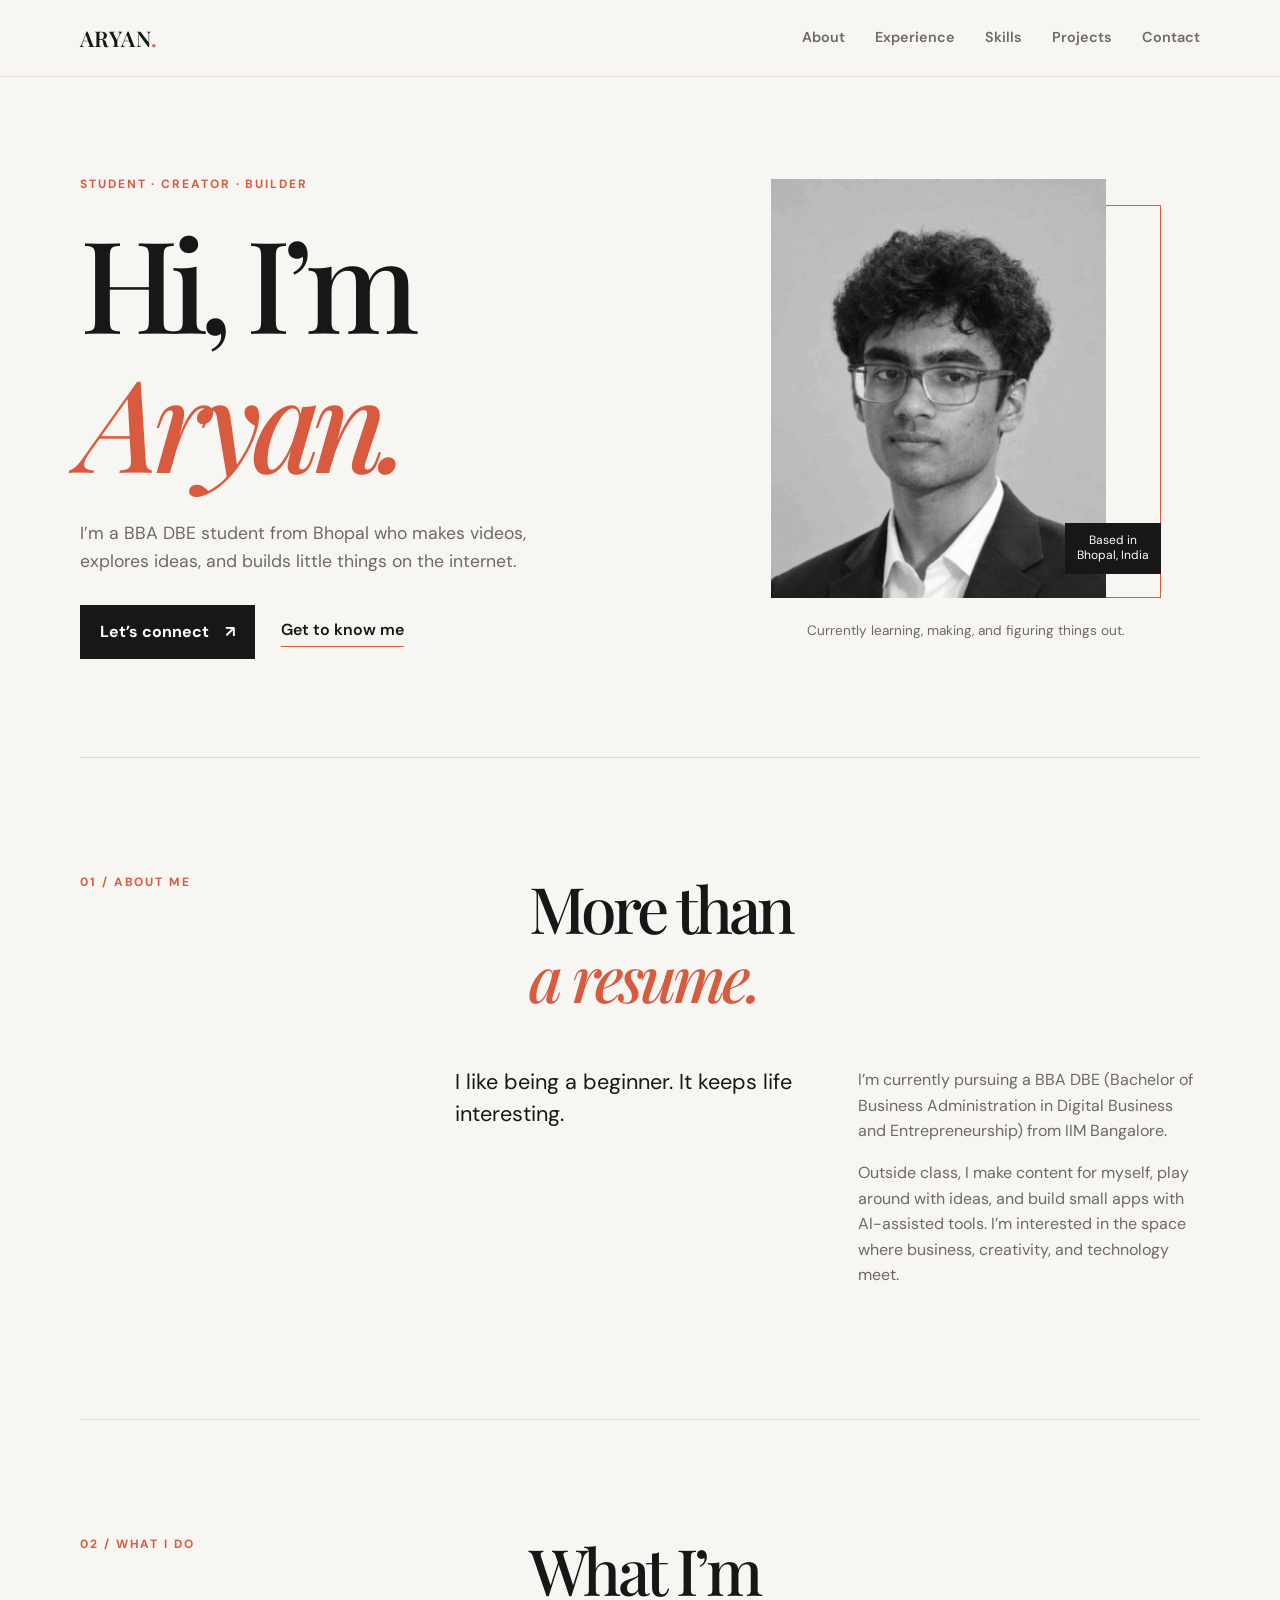
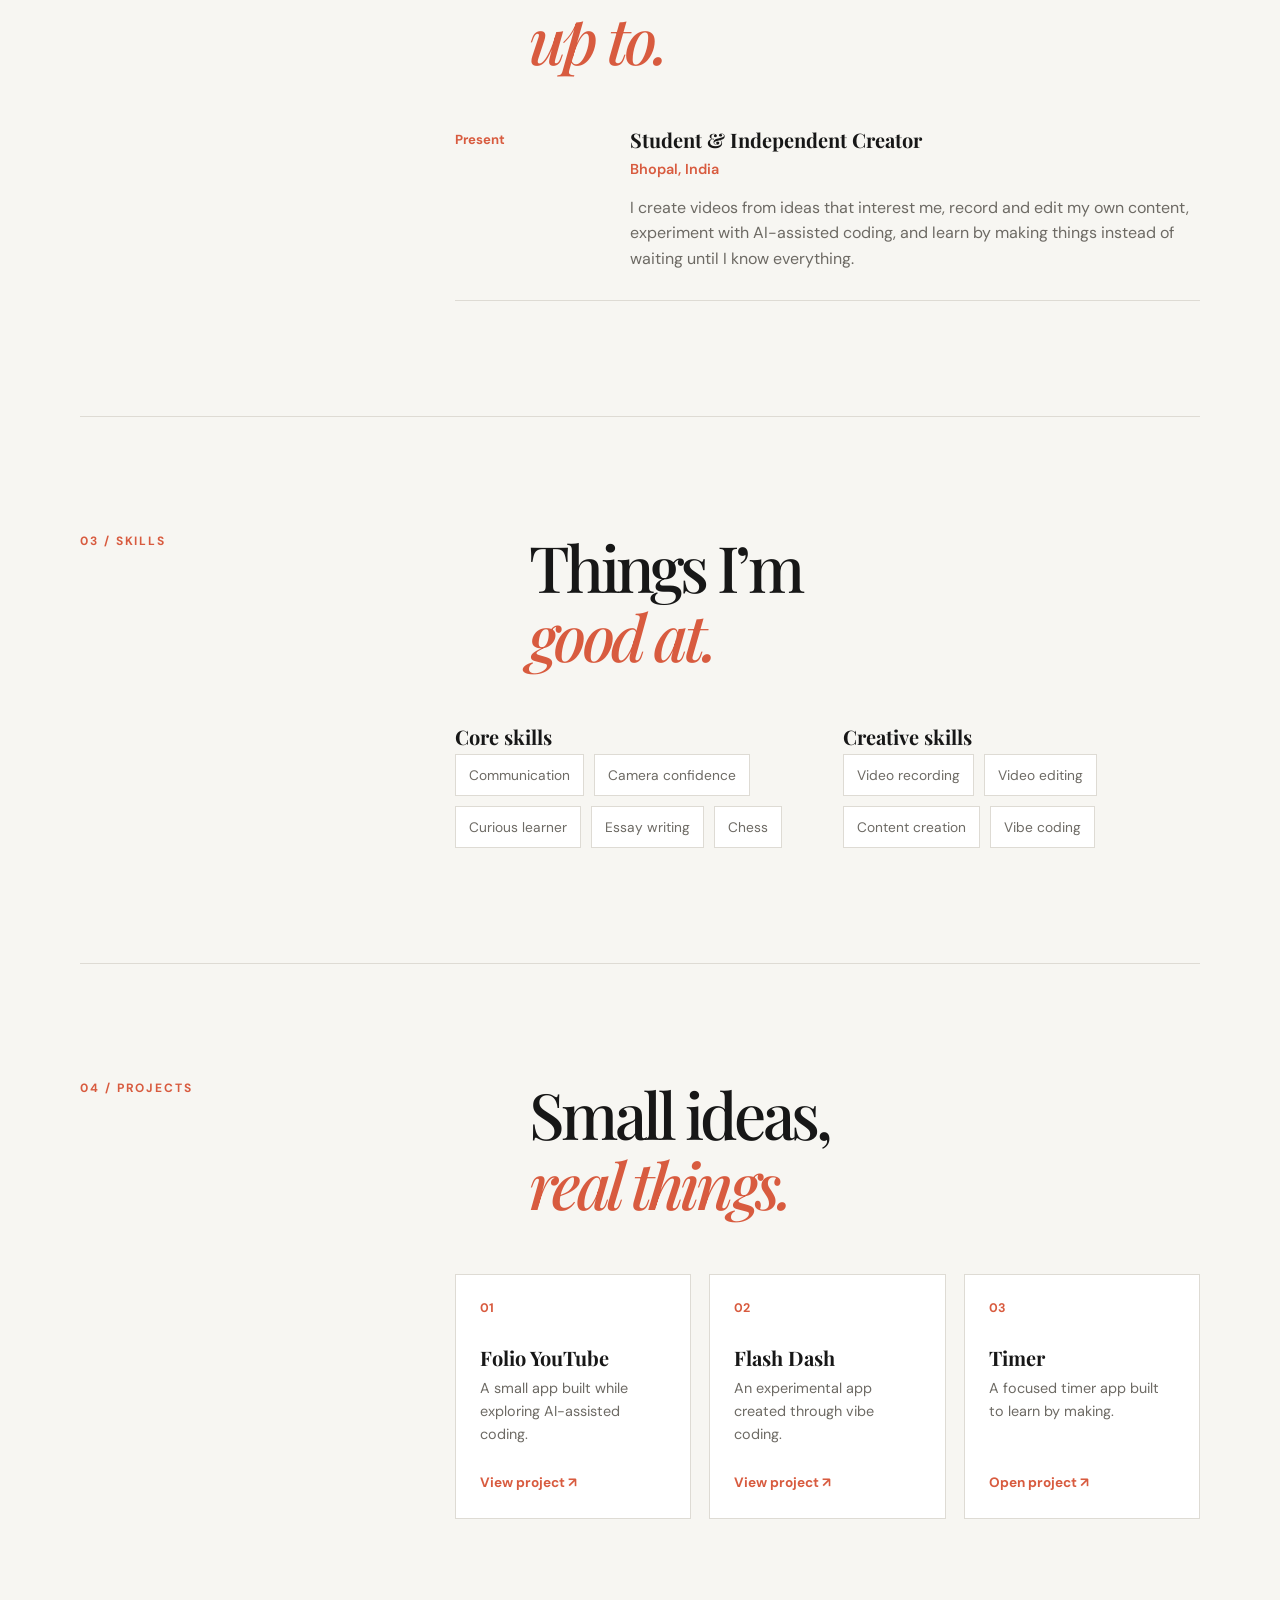
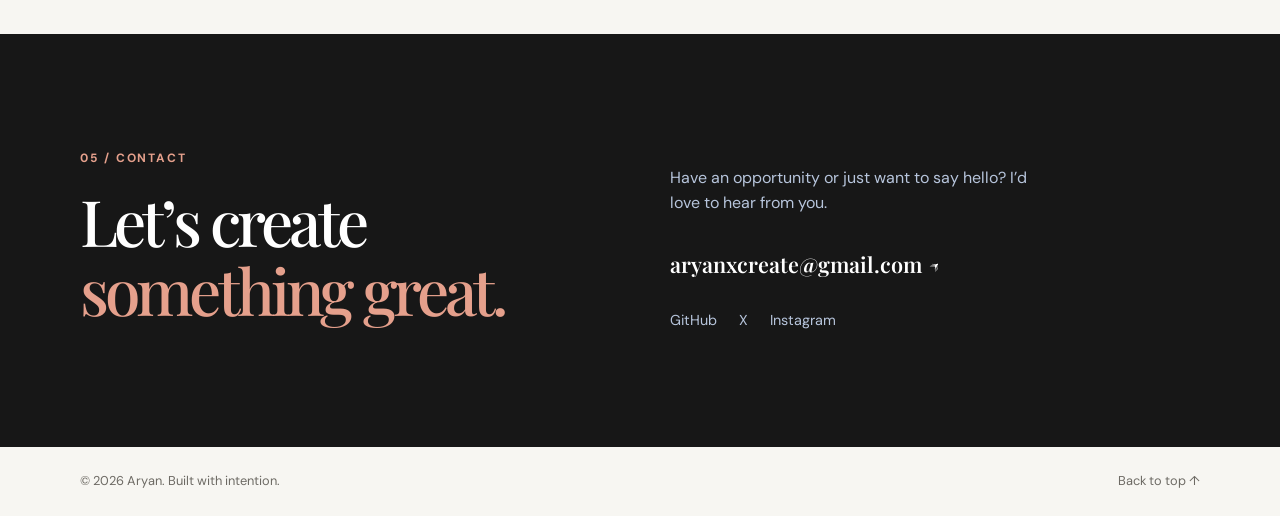
<file: index.html>
<!doctype html>
<html lang="en">
	<head>
		<meta charset="UTF-8" />
		<meta name="viewport" content="width=device-width, initial-scale=1.0" />
		<meta
			name="description"
			content="Aryan — student, content creator, and vibe coder from Bhopal, India."
		/>
		<title>Aryan | Resume</title>
		<link rel="preconnect" href="https://fonts.googleapis.com" />
		<link rel="preconnect" href="https://fonts.gstatic.com" crossorigin />
		<link
			href="https://fonts.googleapis.com/css2?family=DM+Sans:wght@400;500;600;700&family=Playfair+Display:ital,wght@0,500;0,600;1,500;1,600&display=swap"
			rel="stylesheet"
		/>
		<link rel="stylesheet" href="style.css" />
	</head>
	<body>
		<header class="site-header">
			<nav class="container nav" aria-label="Main navigation">
				<a class="brand" href="#top" aria-label="Back to top"
					>ARYAN<span>.</span></a
				>
				<div class="nav-links">
					<a href="#about">About</a>
					<a href="#experience">Experience</a>
					<a href="#skills">Skills</a>
					<a href="#projects">Projects</a>
					<a href="#contact">Contact</a>
				</div>
			</nav>
		</header>

		<main id="top">
			<section class="hero container" aria-labelledby="hero-title">
				<div class="hero-copy">
					<p class="eyebrow">Student · Creator · Builder</p>
					<h1 id="hero-title">Hi, I’m<br /><em>Aryan.</em></h1>
					<p class="hero-text">
						I’m a BBA DBE student from Bhopal who makes videos,
						explores ideas, and builds little things on the
						internet.
					</p>
					<div class="hero-actions">
						<a class="button button-primary" href="#contact"
							>Let’s connect <span aria-hidden="true">↗</span></a
						>
						<a class="text-link" href="#about">Get to know me</a>
					</div>
				</div>
				<div class="hero-visual">
					<div class="photo-frame">
						<img src="pfp.jpg" alt="Portrait of Aryan" />
						<span class="photo-note"
							>Based in<br />Bhopal, India</span
						>
					</div>
					<p class="availability">
						Currently learning, making, and figuring things out.
					</p>
				</div>
			</section>

			<section
				class="section container"
				id="about"
				aria-labelledby="about-title"
			>
				<div class="section-heading">
					<p class="eyebrow">01 / About me</p>
					<h2 id="about-title">More than<br /><em>a resume.</em></h2>
				</div>
				<div class="about-content">
					<p class="lead">
						I like being a beginner. It keeps life interesting.
					</p>
					<div>
						<p>
							I’m currently pursuing a BBA DBE (Bachelor of
							Business Administration in Digital Business and
							Entrepreneurship) from IIM Bangalore.
						</p>
						<p>
							Outside class, I make content for myself, play
							around with ideas, and build small apps with
							AI-assisted tools. I’m interested in the space where
							business, creativity, and technology meet.
						</p>
					</div>
				</div>
			</section>

			<section
				class="section container"
				id="experience"
				aria-labelledby="experience-title"
			>
				<div class="section-heading">
					<p class="eyebrow">02 / What I do</p>
					<h2 id="experience-title">What I’m<br /><em>up to.</em></h2>
				</div>
				<div class="timeline">
					<article class="timeline-item">
						<div class="timeline-date">Present</div>
						<div class="timeline-card">
							<h3>Student &amp; Independent Creator</h3>
							<p class="company">Bhopal, India</p>
							<p>
								I create videos from ideas that interest me,
								record and edit my own content, experiment with
								AI-assisted coding, and learn by making things
								instead of waiting until I know everything.
							</p>
						</div>
					</article>
				</div>
			</section>

			<section
				class="section container"
				id="skills"
				aria-labelledby="skills-title"
			>
				<div class="section-heading">
					<p class="eyebrow">03 / Skills</p>
					<h2 id="skills-title">Things I’m<br /><em>good at.</em></h2>
				</div>
				<div class="skills-grid">
					<div class="skill-group">
						<h3>Core skills</h3>
						<div class="tags">
							<span>Communication</span
							><span>Camera confidence</span
							><span>Curious learner</span
							><span>Essay writing</span><span>Chess</span>
						</div>
					</div>
					<div class="skill-group">
						<h3>Creative skills</h3>
						<div class="tags">
							<span>Video recording</span
							><span>Video editing</span
							><span>Content creation</span
							><span>Vibe coding</span>
						</div>
					</div>
				</div>
			</section>

			<section
				class="section container"
				id="projects"
				aria-labelledby="projects-title"
			>
				<div class="section-heading">
					<p class="eyebrow">04 / Projects</p>
					<h2 id="projects-title">
						Small ideas,<br /><em>real things.</em>
					</h2>
				</div>
				<div class="project-grid">
					<a
						class="project-card"
						href="https://github.com/aryankun27-a11y/folio-youtube"
						target="_blank"
						rel="noopener noreferrer"
					>
						<span class="project-number">01</span>
						<h3>Folio YouTube</h3>
						<p>
							A small app built while exploring AI-assisted
							coding.
						</p>
						<span class="project-link">View project ↗</span>
					</a>
					<a
						class="project-card"
						href="https://github.com/aryankun27-a11y/flash-dash"
						target="_blank"
						rel="noopener noreferrer"
					>
						<span class="project-number">02</span>
						<h3>Flash Dash</h3>
						<p>An experimental app created through vibe coding.</p>
						<span class="project-link">View project ↗</span>
					</a>
					<a
						class="project-card"
						href="https://timer-three-psi-89.vercel.app/"
						target="_blank"
						rel="noopener noreferrer"
					>
						<span class="project-number">03</span>
						<h3>Timer</h3>
						<p>A focused timer app built to learn by making.</p>
						<span class="project-link">Open project ↗</span>
					</a>
				</div>
			</section>

			<section
				class="contact-section"
				id="contact"
				aria-labelledby="contact-title"
			>
				<div class="container contact-inner">
					<div>
						<p class="eyebrow">05 / Contact</p>
						<h2 id="contact-title">
							Let’s create<br /><span>something great.</span>
						</h2>
					</div>
					<div class="contact-details">
						<p>
							Have an opportunity or just want to say hello? I’d
							love to hear from you.
						</p>
						<a
							class="contact-email"
							href="mailto:aryanxcreate@gmail.com"
							>aryanxcreate@gmail.com
							<span aria-hidden="true">↗</span></a
						>
						<div
							class="social-links"
							aria-label="Social media links"
						>
							<a
								href="https://github.com/aryankun27-a11y"
								target="_blank"
								rel="noopener noreferrer"
								aria-label="GitHub profile"
								>GitHub</a
							>
							<a
								href="https://x.com/aryannkun"
								target="_blank"
								rel="noopener noreferrer"
								aria-label="X profile"
								>X</a
							>
							<a
								href="https://www.instagram.com/abeingcurious/"
								target="_blank"
								rel="noopener noreferrer"
								aria-label="Instagram profile"
								>Instagram</a
							>
						</div>
					</div>
				</div>
			</section>
		</main>

		<footer class="footer container">
			<p>© 2026 Aryan. Built with intention.</p>
			<a href="#top">Back to top ↑</a>
		</footer>
	</body>
</html>
</file>
<file: style.css>
:root {
  --ink: #171717;
  --muted: #6d6a64;
  --blue: #d85b3f;
  --pale-blue: #f0e9df;
  --line: #dedbd4;
  --white: #ffffff;
  --background: #f7f6f2;
}

* { box-sizing: border-box; }

html { scroll-behavior: smooth; }

body {
  margin: 0;
  color: var(--ink);
  background: var(--background);
  font-family: "DM Sans", sans-serif;
  line-height: 1.6;
}

a { color: inherit; text-decoration: none; }

.container { width: min(1120px, calc(100% - 48px)); margin: 0 auto; }

.site-header {
  position: sticky;
  top: 0;
  z-index: 10;
  background: rgba(247, 246, 242, .92);
  border-bottom: 1px solid rgba(222, 219, 212, .8);
  backdrop-filter: blur(12px);
}

.nav { display: flex; justify-content: space-between; align-items: center; min-height: 76px; }
.brand { color: var(--ink); font-family: "Playfair Display", serif; font-size: 1.35rem; font-weight: 600; letter-spacing: .02em; }
.brand span, h1 span, h2 span { color: var(--blue); }
.nav-links { display: flex; gap: 30px; color: var(--muted); font-size: .9rem; font-weight: 600; }
.nav-links a:hover, .text-link:hover, .social-links a:hover, .footer a:hover { color: var(--blue); }

.hero { display: grid; grid-template-columns: 1fr .85fr; align-items: center; min-height: 680px; padding: 82px 0; gap: 100px; }
.eyebrow { margin: 0 0 18px; color: var(--blue); font-size: .75rem; font-weight: 700; letter-spacing: .16em; text-transform: uppercase; }
h1, h2, h3 { font-family: "Playfair Display", serif; line-height: 1.08; }
h1 { margin: 0; font-size: clamp(4.5rem, 10vw, 8.5rem); letter-spacing: -.07em; font-weight: 500; }
h1 em, h2 em { color: var(--blue); font-style: italic; }
.hero-text { max-width: 490px; margin: 30px 0; color: var(--muted); font-size: 1.1rem; }
.hero-actions { display: flex; flex-wrap: wrap; align-items: center; gap: 26px; }
.button { display: inline-flex; gap: 16px; align-items: center; padding: 14px 20px; border-radius: 0; font-weight: 700; }
.button-primary { color: var(--white); background: var(--ink); }
.text-link { border-bottom: 1px solid var(--blue); padding-bottom: 3px; font-weight: 600; }
.hero-visual { text-align: center; }
.photo-frame { position: relative; width: min(390px, 80vw); margin: 0 auto 22px; }
.photo-frame img { display: block; width: 86%; aspect-ratio: 4 / 5; object-fit: cover; filter: grayscale(100%); }
.photo-frame::after { position: absolute; content: ""; z-index: -1; inset: 26px 0 0 26px; border: 1px solid var(--blue); }
.photo-note { position: absolute; right: 0; bottom: 24px; padding: 10px 12px; color: var(--white); background: var(--ink); font-size: .75rem; line-height: 1.3; }
.availability { color: var(--muted); font-size: .85rem; }

.section { padding: 115px 0; border-top: 1px solid var(--line); }
.section-heading { display: grid; grid-template-columns: 1fr 1.6fr; gap: 30px; margin-bottom: 56px; }
h2 { margin: 0; font-size: clamp(2.8rem, 5vw, 4.8rem); letter-spacing: -.06em; font-weight: 500; }
.about-content { display: grid; grid-template-columns: 1fr 1fr; gap: 60px; margin-left: 33.5%; color: var(--muted); }
.about-content .lead { margin: 0; color: var(--ink); font-size: 1.35rem; line-height: 1.45; }
.about-content p { margin-top: 0; }
.timeline { margin-left: 33.5%; }
.timeline-item { display: grid; grid-template-columns: 145px 1fr; gap: 30px; padding: 0 0 28px 0; border-bottom: 1px solid var(--line); }
.timeline-item + .timeline-item { padding-top: 28px; }
.timeline-date, .education-year { color: var(--blue); font-size: .82rem; font-weight: 700; }
.timeline-card h3, .education-item h3, .skill-group h3 { margin: 0 0 7px; font-size: 1.25rem; }
.timeline-card p, .education-item p { margin: 0; color: var(--muted); }
.timeline-card .company { margin-bottom: 14px; color: var(--blue); font-size: .9rem; font-weight: 600; }
.split-section { display: grid; grid-template-columns: 1fr 1.6fr; gap: 30px; }
.split-section .section-heading { display: block; margin: 0; }
.education-list { padding-top: 45px; }
.education-item { display: grid; grid-template-columns: 125px 1fr; gap: 28px; padding: 0 0 28px; border-bottom: 1px solid var(--line); }
.education-item + .education-item { padding-top: 28px; }
.education-item small { color: var(--muted); }
.skills-grid { display: grid; grid-template-columns: 1fr 1fr; gap: 30px; margin-left: 33.5%; }
.tags { display: flex; flex-wrap: wrap; gap: 10px; }
.tags span { padding: 9px 13px; border: 1px solid var(--line); border-radius: 0; background: var(--white); color: var(--muted); font-size: .86rem; }
.project-grid { display: grid; grid-template-columns: repeat(3, 1fr); gap: 18px; margin-left: 33.5%; }
.project-card { display: flex; flex-direction: column; min-height: 245px; padding: 24px; border: 1px solid var(--line); border-radius: 0; background: var(--white); }
.project-card:hover { border-color: var(--blue); }
.project-number { color: var(--blue); font-size: .78rem; font-weight: 700; }
.project-card h3 { margin: 28px 0 9px; font-size: 1.25rem; }
.project-card p { margin: 0; color: var(--muted); font-size: .9rem; }
.project-link { margin-top: auto; padding-top: 20px; color: var(--blue); font-size: .85rem; font-weight: 700; }
.contact-section { padding: 115px 0; color: var(--white); background: var(--ink); }
.contact-inner { display: grid; grid-template-columns: 1fr 1fr; gap: 60px; }
.contact-section .eyebrow { color: #e5a08c; }
.contact-section h2 span, .contact-section h2 em { color: #e5a08c; }
.contact-details { align-self: end; }
.contact-details > p { max-width: 360px; color: #b7c5dc; }
.contact-email { display: inline-block; margin: 15px 0 28px; font-family: "Playfair Display", serif; font-size: 1.35rem; font-weight: 600; }
.social-links { display: flex; gap: 22px; color: #b7c5dc; font-size: .9rem; }
.footer { display: flex; justify-content: space-between; padding: 24px 0; color: var(--muted); font-size: .8rem; }
.footer p { margin: 0; }

@media (max-width: 700px) {
  .container { width: min(100% - 32px, 560px); }
  .nav { min-height: 66px; }
  .nav-links { display: none; }
  .hero { display: flex; flex-direction: column; align-items: flex-start; min-height: auto; padding: 75px 0 90px; gap: 55px; }
  .hero-visual { align-self: center; width: 100%; }
  .section, .contact-section { padding: 72px 0; }
  .section-heading, .split-section, .contact-inner { display: block; }
  .section-heading { margin-bottom: 36px; }
  .about-content, .timeline, .skills-grid, .project-grid { display: block; margin-left: 0; }
  .about-content p + p { margin-top: 25px; }
  .timeline-item { grid-template-columns: 1fr; gap: 12px; }
  .timeline-date { margin-bottom: 3px; }
  .education-list { padding-top: 0; }
  .education-item { grid-template-columns: 1fr; gap: 8px; }
  .skill-group + .skill-group { margin-top: 35px; }
  .project-card + .project-card { margin-top: 16px; }
  .contact-details { margin-top: 40px; }
  .footer { gap: 20px; align-items: flex-start; }
}
</file>
